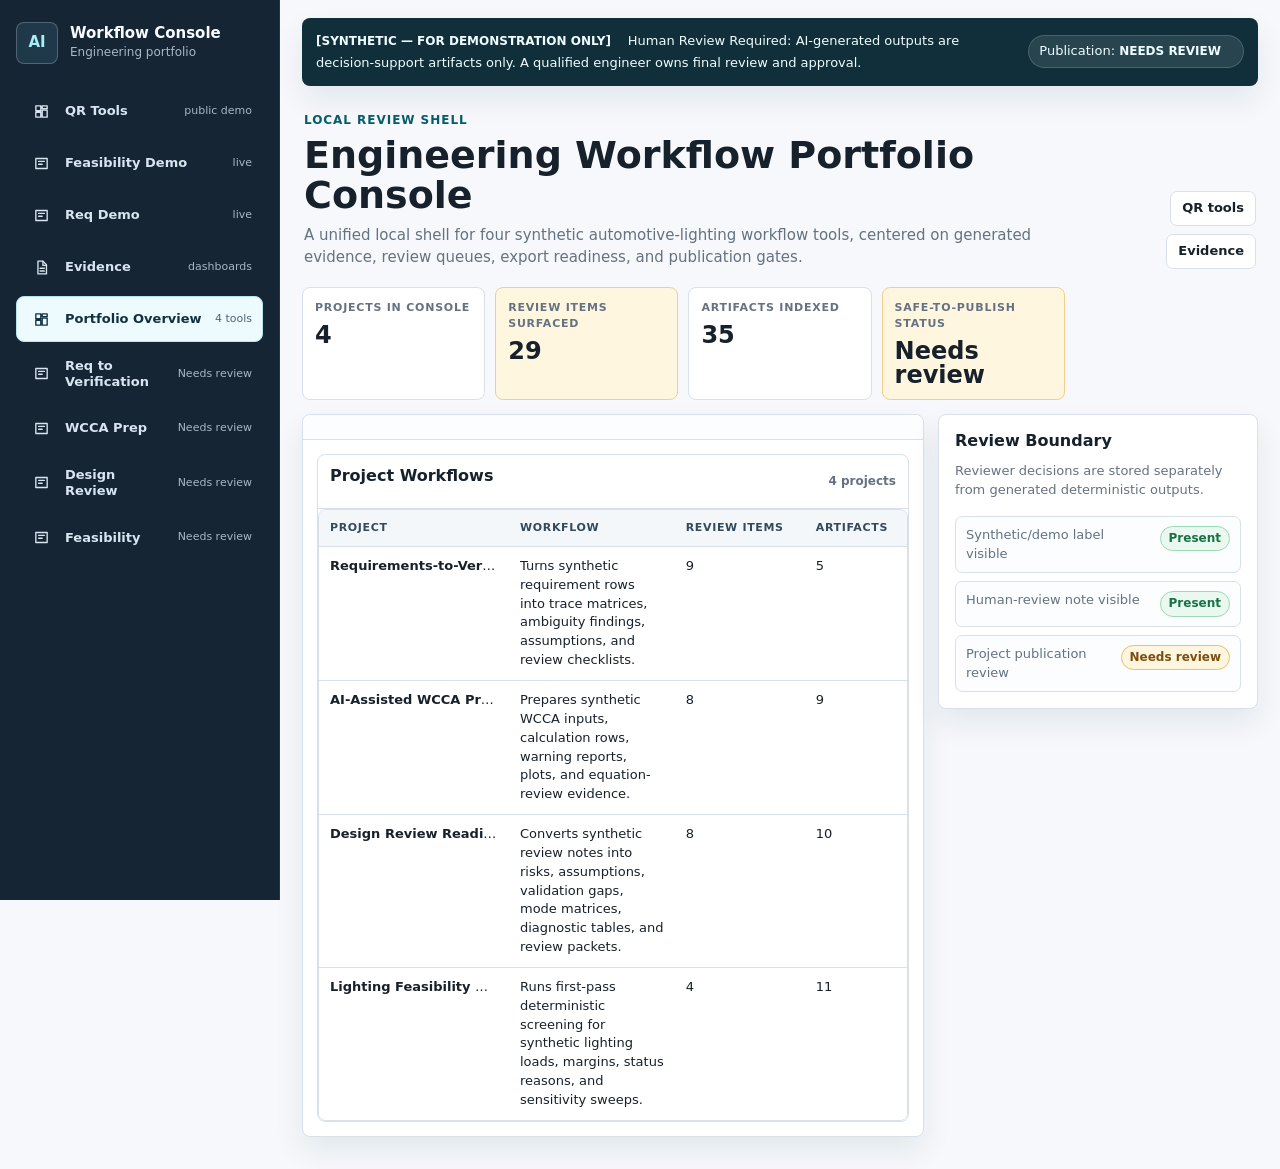
<file: ux-console/index.html>
<!doctype html>
<html lang="en">
  <head>
    <meta charset="utf-8">
    <meta name="viewport" content="width=device-width, initial-scale=1">
    <title>Engineering Workflow Portfolio Console</title>
    <link rel="stylesheet" href="styles.css?v=qr-demo-20260606">
  </head>
  <body>
    <svg class="icon-sprite" aria-hidden="true">
      <symbol id="icon-dashboard" viewBox="0 0 24 24">
        <path d="M4 4h7v7H4zM13 4h7v4h-7zM13 10h7v10h-7zM4 13h7v7H4z"></path>
      </symbol>
      <symbol id="icon-queue" viewBox="0 0 24 24">
        <path d="M5 6h14M5 12h14M5 18h9"></path>
      </symbol>
      <symbol id="icon-artifact" viewBox="0 0 24 24">
        <path d="M7 3h7l5 5v13H7z"></path>
        <path d="M14 3v6h5M10 13h6M10 17h6"></path>
      </symbol>
      <symbol id="icon-gate" viewBox="0 0 24 24">
        <path d="M6 11V8a6 6 0 0 1 12 0v3"></path>
        <path d="M5 11h14v10H5z"></path>
        <path d="M12 15v3"></path>
      </symbol>
      <symbol id="icon-project" viewBox="0 0 24 24">
        <path d="M4 5h16v14H4z"></path>
        <path d="M8 9h8M8 13h5"></path>
      </symbol>
      <symbol id="icon-filter" viewBox="0 0 24 24">
        <path d="M4 6h16M7 12h10M10 18h4"></path>
      </symbol>
    </svg>

    <div class="app-shell">
      <aside class="sidebar" aria-label="Project navigation">
        <a class="brand" href="#">
          <span class="brand-mark">AI</span>
          <span>
            <strong>Workflow Console</strong>
            <small>Engineering portfolio</small>
          </span>
        </a>
        <nav id="projectNav" class="project-nav"></nav>
      </aside>

      <main class="main-area">
        <section class="safety-banner" aria-label="Publication boundary">
          <div>
            <strong id="syntheticLabel">[SYNTHETIC — FOR DEMONSTRATION ONLY]</strong>
            <span id="humanReviewNote">Human Review Required: AI-generated outputs are decision-support artifacts only. A qualified engineer owns final review and approval.</span>
          </div>
          <span class="publication-pill">Publication: <strong id="publicationState">Needs review</strong></span>
        </section>

        <header class="workspace-header">
          <div>
            <p class="section-label">Local review shell</p>
            <h1 id="pageTitle">Engineering Workflow Portfolio Console</h1>
            <p id="pageSummary" class="page-summary"></p>
          </div>
          <div class="header-actions">
            <a class="action-link" href="#tools">QR tools</a>
            <a class="action-link" href="#tools/evidence">Evidence</a>
          </div>
        </header>

        <section id="statusStrip" class="status-strip" aria-label="Workflow status"></section>

        <div class="workspace-grid">
          <section class="primary-panel">
            <div id="tabBar" class="tab-bar" role="tablist" aria-label="Workflow views"></div>
            <div id="mainPanel" class="panel-body"></div>
          </section>

          <aside class="inspector-panel" aria-label="Project review boundary">
            <h2>Review Boundary</h2>
            <p id="boundaryText"></p>
            <div class="gate-stack" id="gateStack"></div>
          </aside>
        </div>
      </main>
    </div>

    <script src="data/portfolio_workflows.js"></script>
    <script src="app.js"></script>
  </body>
</html>
</file>
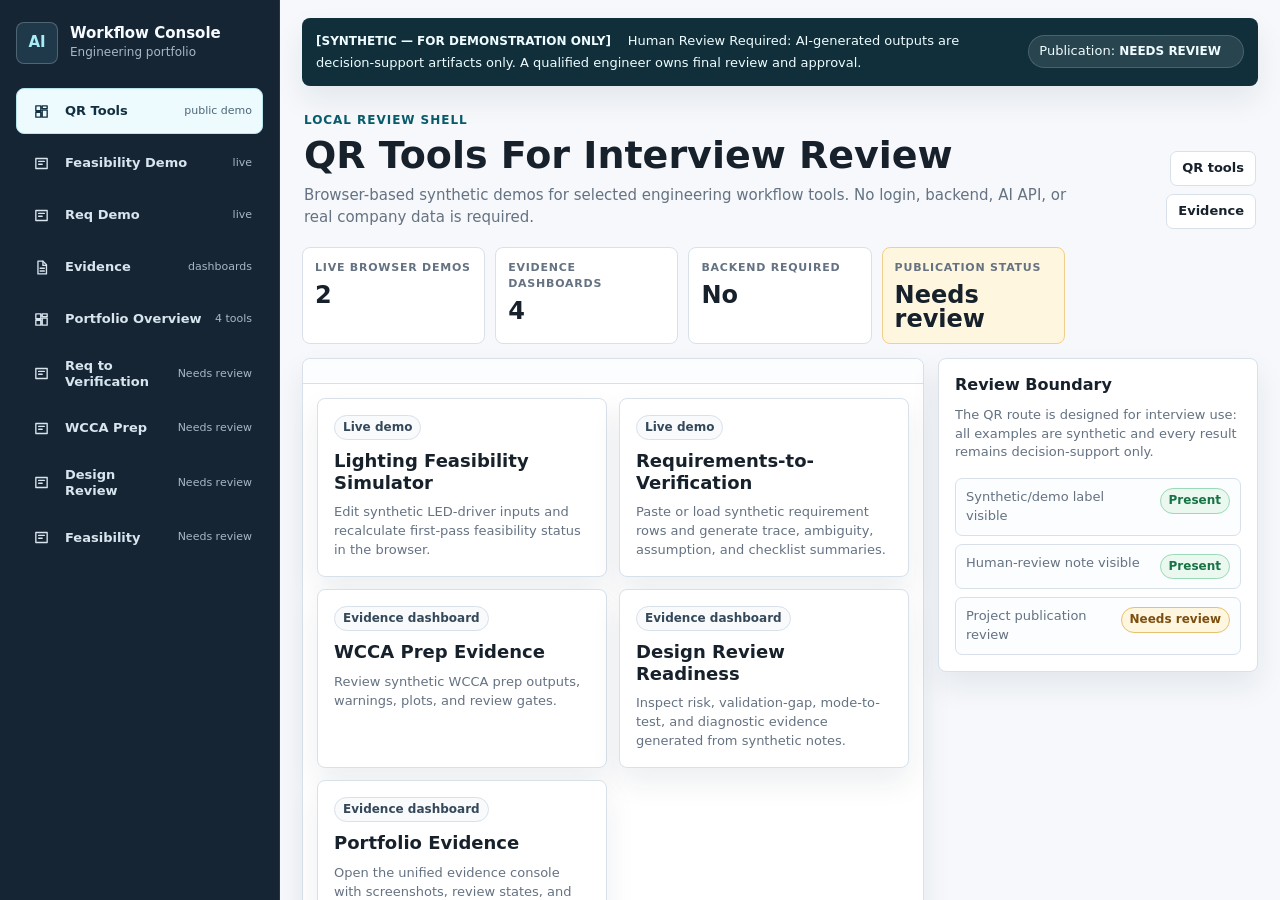
<file: ux-console/tools/index.html>
<!doctype html>
<html lang="en">
  <head>
    <meta charset="utf-8">
    <meta name="viewport" content="width=device-width, initial-scale=1">
    <title>QR Tools</title>
    <meta http-equiv="refresh" content="0; url=../index.html?v=qr-demo-20260606#tools">
    <link rel="canonical" href="../index.html?v=qr-demo-20260606#tools">
  </head>
  <body>
    <p><a href="../index.html?v=qr-demo-20260606#tools">Open QR tools</a></p>
  </body>
</html>
</file>
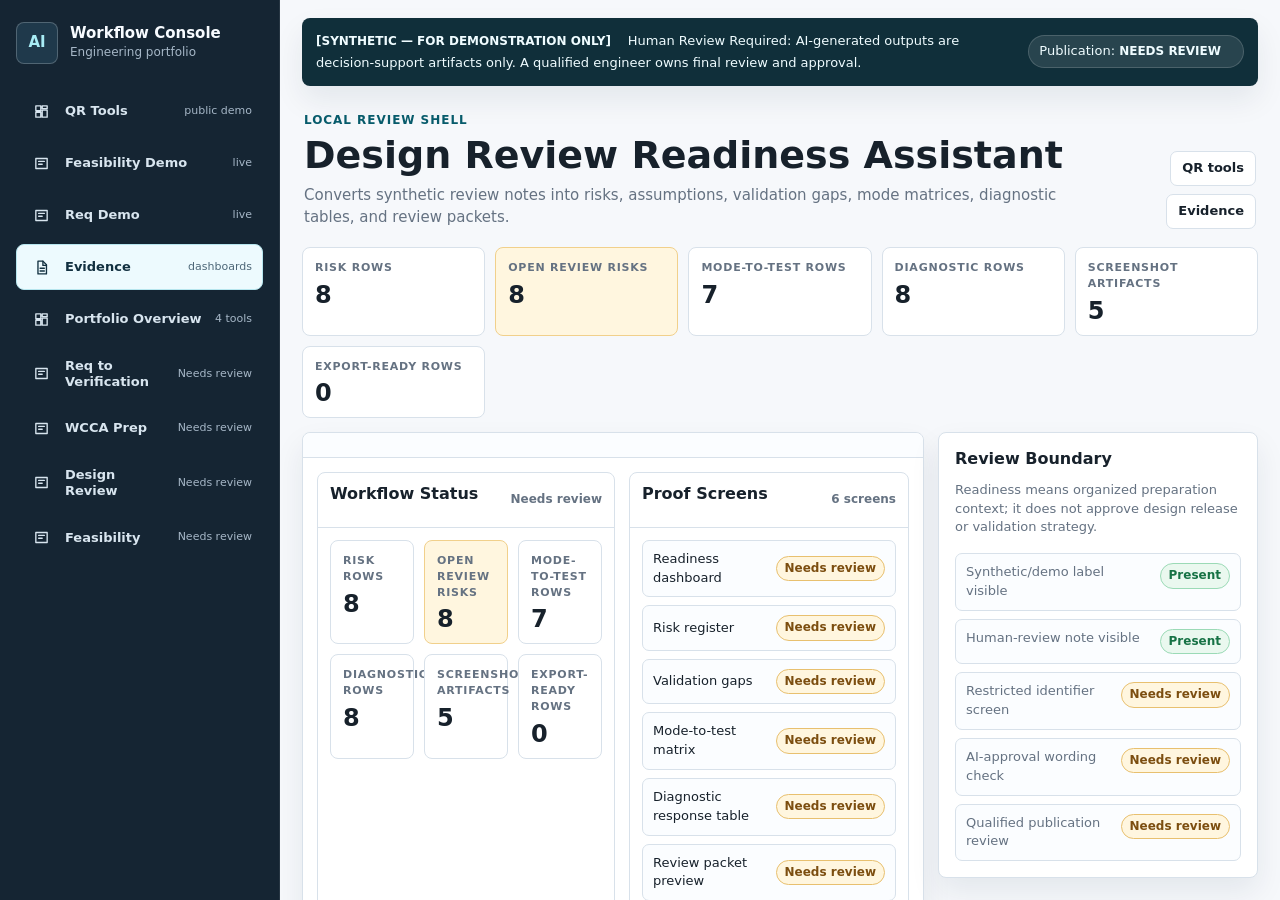
<file: ux-console/tools/design-review/index.html>
<!doctype html>
<html lang="en">
  <head>
    <meta charset="utf-8">
    <meta name="viewport" content="width=device-width, initial-scale=1">
    <title>Design Review Evidence</title>
    <meta http-equiv="refresh" content="0; url=../../index.html?v=qr-demo-20260606#tools/design-review">
    <link rel="canonical" href="../../index.html?v=qr-demo-20260606#tools/design-review">
  </head>
  <body>
    <p><a href="../../index.html?v=qr-demo-20260606#tools/design-review">Open Design Review evidence dashboard</a></p>
  </body>
</html>
</file>
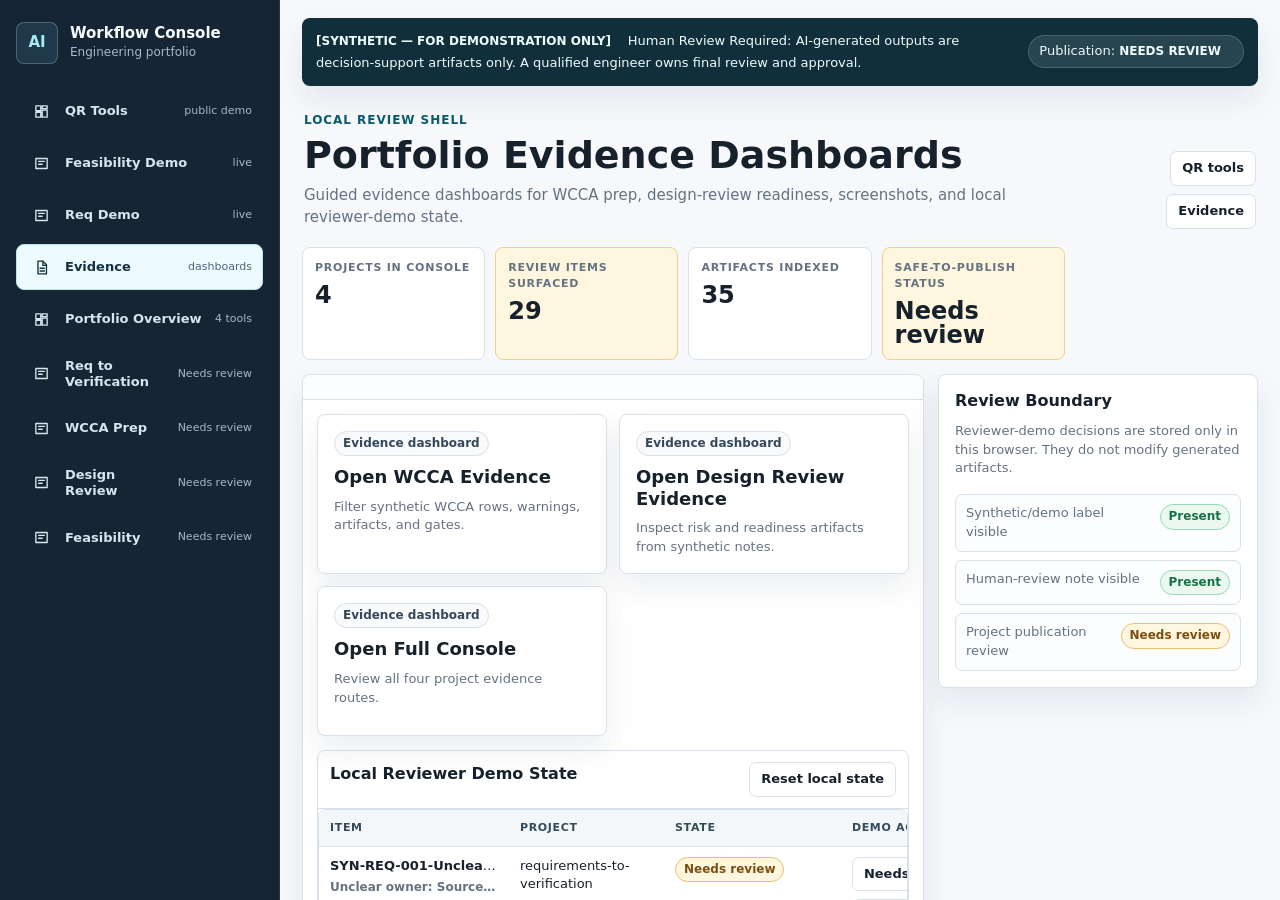
<file: ux-console/tools/evidence/index.html>
<!doctype html>
<html lang="en">
  <head>
    <meta charset="utf-8">
    <meta name="viewport" content="width=device-width, initial-scale=1">
    <title>Portfolio Evidence</title>
    <meta http-equiv="refresh" content="0; url=../../index.html?v=qr-demo-20260606#tools/evidence">
    <link rel="canonical" href="../../index.html?v=qr-demo-20260606#tools/evidence">
  </head>
  <body>
    <p><a href="../../index.html?v=qr-demo-20260606#tools/evidence">Open portfolio evidence dashboards</a></p>
  </body>
</html>
</file>
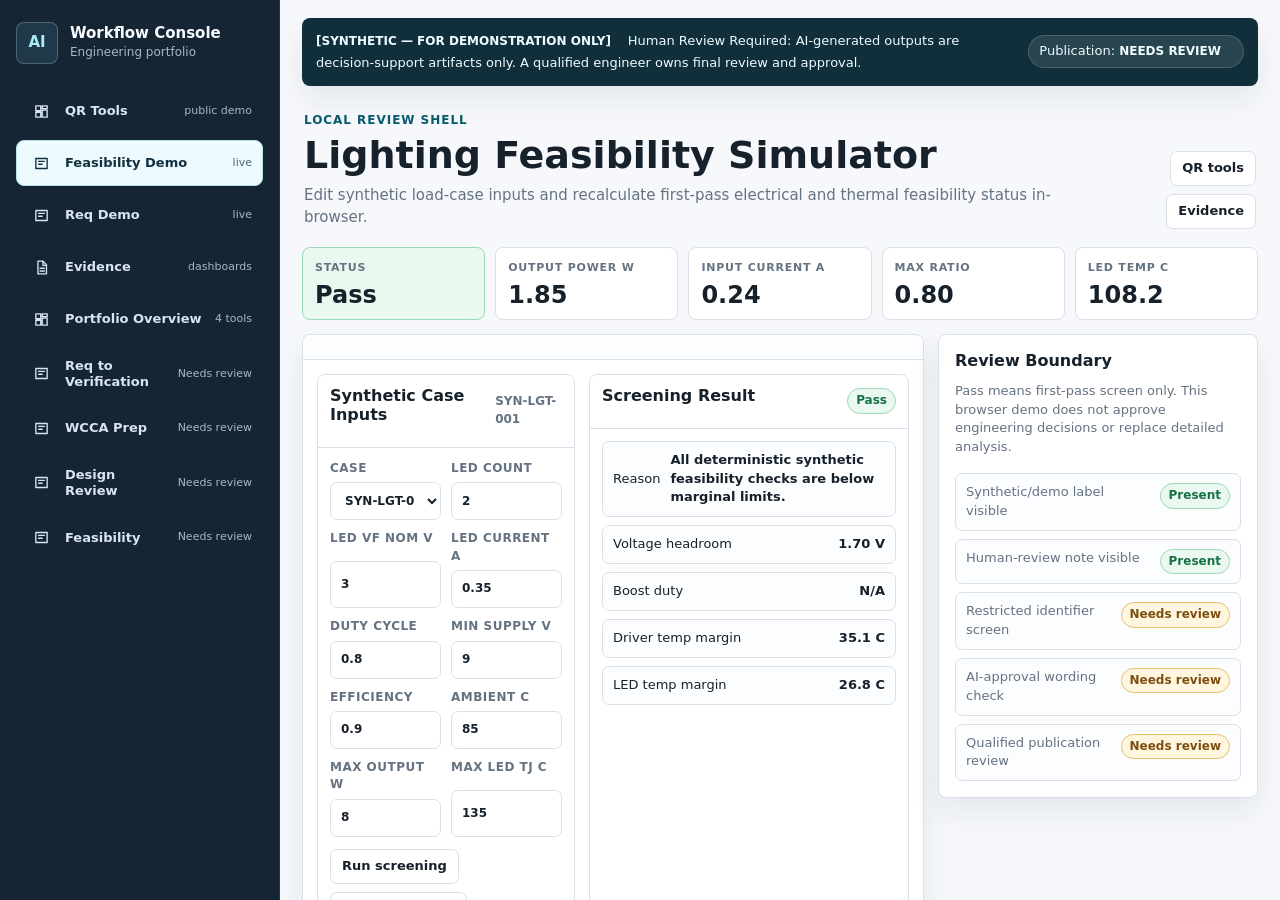
<file: ux-console/tools/feasibility/index.html>
<!doctype html>
<html lang="en">
  <head>
    <meta charset="utf-8">
    <meta name="viewport" content="width=device-width, initial-scale=1">
    <title>Lighting Feasibility Demo</title>
    <meta http-equiv="refresh" content="0; url=../../index.html?v=qr-demo-20260606#tools/feasibility">
    <link rel="canonical" href="../../index.html?v=qr-demo-20260606#tools/feasibility">
  </head>
  <body>
    <p><a href="../../index.html?v=qr-demo-20260606#tools/feasibility">Open Lighting Feasibility demo</a></p>
  </body>
</html>
</file>
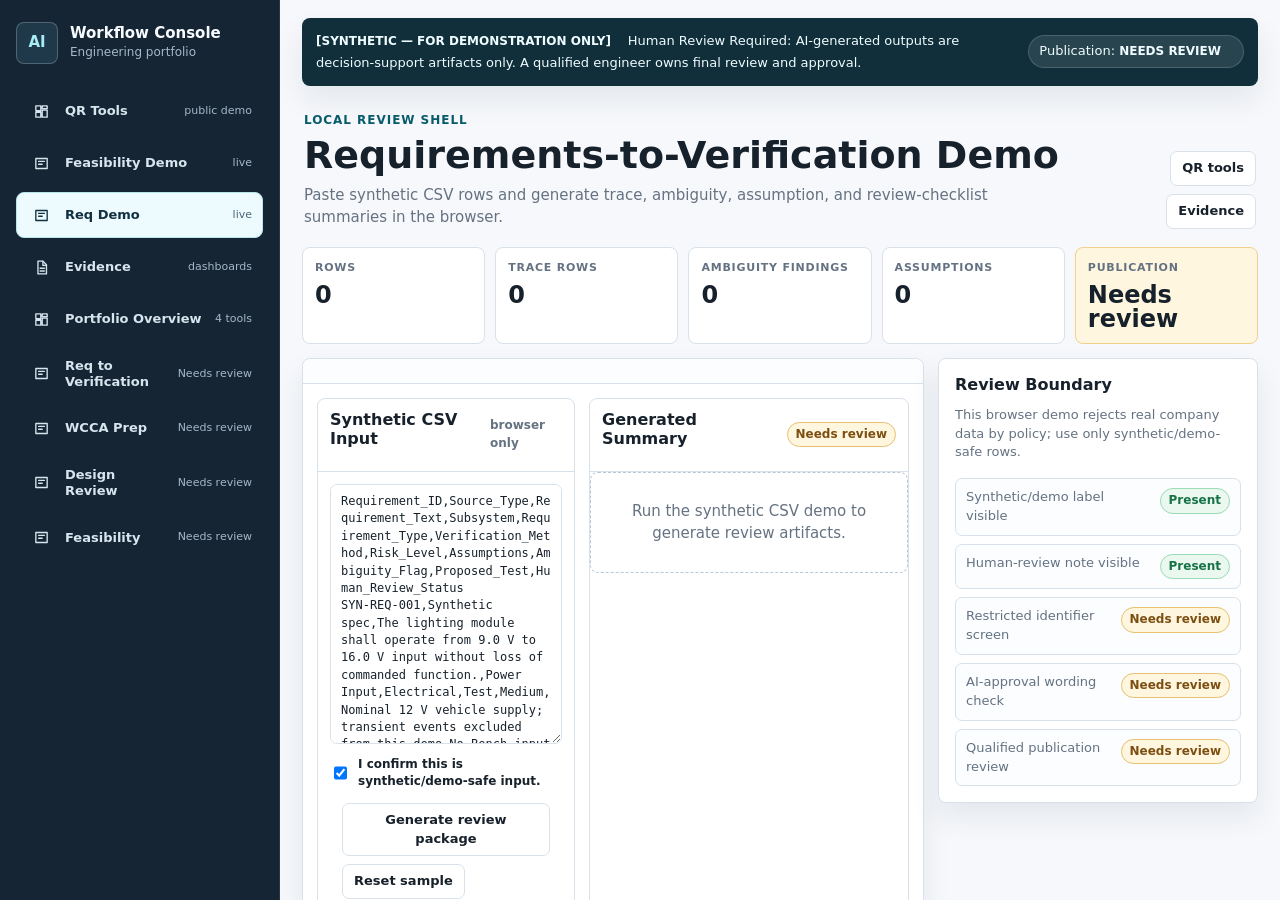
<file: ux-console/tools/requirements/index.html>
<!doctype html>
<html lang="en">
  <head>
    <meta charset="utf-8">
    <meta name="viewport" content="width=device-width, initial-scale=1">
    <title>Requirements Demo</title>
    <meta http-equiv="refresh" content="0; url=../../index.html?v=qr-demo-20260606#tools/requirements">
    <link rel="canonical" href="../../index.html?v=qr-demo-20260606#tools/requirements">
  </head>
  <body>
    <p><a href="../../index.html?v=qr-demo-20260606#tools/requirements">Open Requirements-to-Verification demo</a></p>
  </body>
</html>
</file>
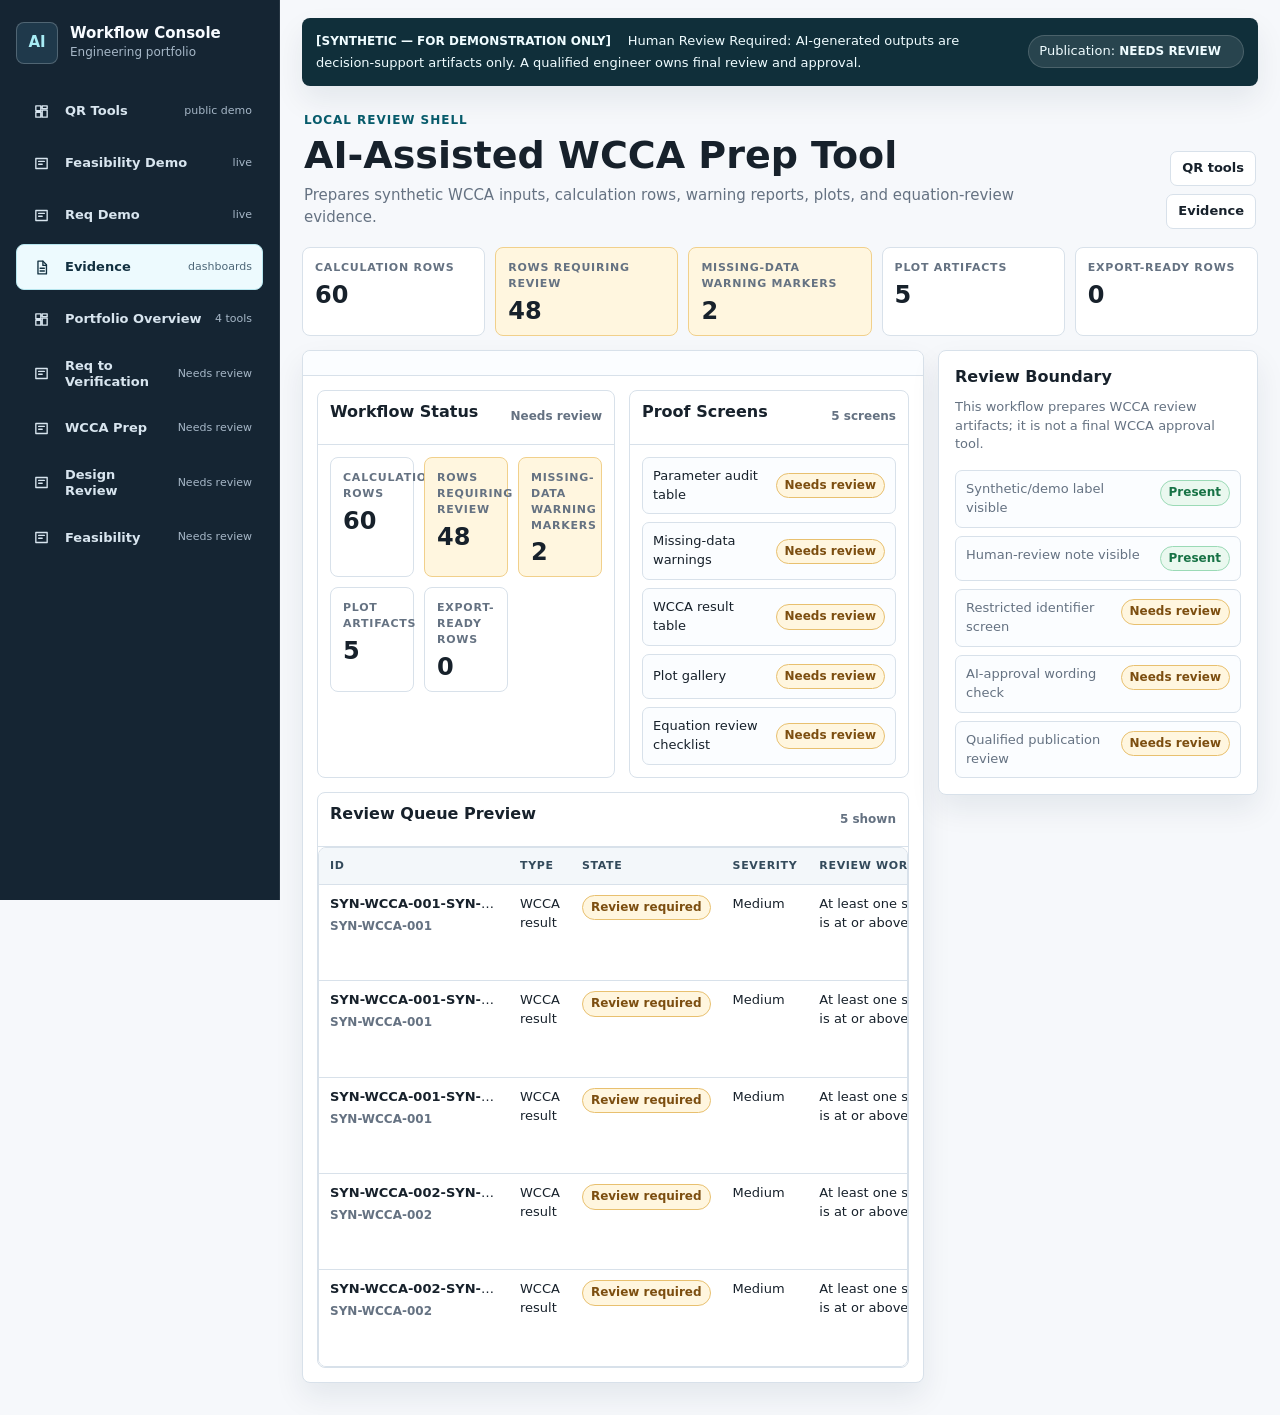
<file: ux-console/tools/wcca/index.html>
<!doctype html>
<html lang="en">
  <head>
    <meta charset="utf-8">
    <meta name="viewport" content="width=device-width, initial-scale=1">
    <title>WCCA Evidence</title>
    <meta http-equiv="refresh" content="0; url=../../index.html?v=qr-demo-20260606#tools/wcca">
    <link rel="canonical" href="../../index.html?v=qr-demo-20260606#tools/wcca">
  </head>
  <body>
    <p><a href="../../index.html?v=qr-demo-20260606#tools/wcca">Open WCCA evidence dashboard</a></p>
  </body>
</html>
</file>
<file: ux-console/styles.css>
:root {
  color-scheme: light;
  --bg: #f6f8fb;
  --surface: #ffffff;
  --surface-2: #eef3f7;
  --ink: #17212b;
  --muted: #657282;
  --line: #d8e1ea;
  --line-strong: #b8c7d5;
  --accent: #0b7285;
  --accent-strong: #075b6b;
  --blue: #2563a6;
  --amber: #b7791f;
  --amber-bg: #fff6df;
  --red: #b42318;
  --red-bg: #fff0ed;
  --green: #177245;
  --green-bg: #eaf8ef;
  --shadow: 0 14px 30px rgba(19, 40, 62, 0.08);
  --radius: 8px;
  font-family: Inter, ui-sans-serif, system-ui, -apple-system, BlinkMacSystemFont, "Segoe UI", sans-serif;
}

* {
  box-sizing: border-box;
}

html,
body {
  min-height: 100%;
}

body {
  margin: 0;
  background: var(--bg);
  color: var(--ink);
  font-size: 15px;
  line-height: 1.45;
}

a {
  color: inherit;
  text-decoration: none;
}

button {
  font: inherit;
}

.icon-sprite {
  display: none;
}

.app-shell {
  display: grid;
  grid-template-columns: 280px minmax(0, 1fr);
  min-height: 100vh;
}

.sidebar {
  position: sticky;
  top: 0;
  height: 100vh;
  padding: 22px 16px;
  background: #152533;
  color: #f7fbff;
  border-right: 1px solid rgba(255, 255, 255, 0.08);
  overflow-y: auto;
}

.brand {
  display: grid;
  grid-template-columns: 42px minmax(0, 1fr);
  align-items: center;
  gap: 12px;
  margin-bottom: 24px;
}

.brand-mark {
  display: grid;
  width: 42px;
  height: 42px;
  place-items: center;
  border: 1px solid rgba(255, 255, 255, 0.22);
  border-radius: 8px;
  background: #1f394b;
  color: #a8ecf5;
  font-weight: 800;
  letter-spacing: 0;
}

.brand strong {
  display: block;
  font-size: 15px;
  line-height: 1.15;
}

.brand small {
  display: block;
  margin-top: 2px;
  color: #a6b7c7;
  font-size: 12px;
}

.project-nav {
  display: grid;
  gap: 6px;
}

.nav-link {
  display: grid;
  grid-template-columns: 28px minmax(0, 1fr) auto;
  align-items: center;
  gap: 10px;
  min-height: 46px;
  padding: 9px 10px;
  border: 1px solid transparent;
  border-radius: 8px;
  color: #d8e5ef;
}

.nav-link:hover,
.nav-link:focus-visible {
  background: rgba(255, 255, 255, 0.07);
  outline: none;
}

.nav-link.active {
  background: #edfafe;
  color: #123040;
  border-color: #b6e5ee;
}

.nav-icon,
.tab-icon,
.utility-icon {
  display: inline-grid;
  place-items: center;
}

.nav-icon svg,
.tab-icon svg,
.utility-icon svg {
  width: 17px;
  height: 17px;
  fill: none;
  stroke: currentColor;
  stroke-width: 1.9;
  stroke-linecap: round;
  stroke-linejoin: round;
}

.nav-icon svg #icon-dashboard,
.nav-icon svg path:first-child {
  fill: none;
}

.nav-title {
  min-width: 0;
  font-size: 13px;
  font-weight: 700;
  line-height: 1.2;
}

.nav-status {
  color: #a6b7c7;
  font-size: 11px;
}

.nav-link.active .nav-status {
  color: #4d6778;
}

.main-area {
  min-width: 0;
  padding: 18px 22px 32px;
}

.safety-banner {
  display: flex;
  align-items: center;
  justify-content: space-between;
  gap: 18px;
  padding: 12px 14px;
  background: #102f3a;
  color: #effcff;
  border-radius: var(--radius);
  box-shadow: var(--shadow);
}

.safety-banner strong {
  margin-right: 12px;
  font-size: 12px;
  letter-spacing: 0;
  text-transform: uppercase;
}

.safety-banner span {
  font-size: 13px;
}

.publication-pill {
  flex: 0 0 auto;
  padding: 6px 10px;
  background: rgba(255, 255, 255, 0.1);
  border: 1px solid rgba(255, 255, 255, 0.16);
  border-radius: 999px;
}

.workspace-header {
  display: flex;
  align-items: flex-end;
  justify-content: space-between;
  gap: 20px;
  padding: 26px 2px 18px;
}

.section-label {
  margin: 0 0 6px;
  color: var(--accent-strong);
  font-size: 12px;
  font-weight: 800;
  letter-spacing: 0.08em;
  text-transform: uppercase;
}

h1,
h2,
h3,
p {
  overflow-wrap: break-word;
}

h1 {
  margin: 0;
  font-size: clamp(26px, 3vw, 38px);
  line-height: 1.06;
  letter-spacing: 0;
}

h2 {
  margin: 0 0 12px;
  font-size: 16px;
  line-height: 1.2;
}

h3 {
  margin: 0;
  font-size: 14px;
  line-height: 1.25;
}

.page-summary {
  max-width: 850px;
  margin: 10px 0 0;
  color: var(--muted);
  font-size: 15px;
}

.header-actions {
  display: flex;
  flex-wrap: wrap;
  justify-content: flex-end;
  gap: 8px;
}

.action-link,
.filter-button,
.tab-button {
  display: inline-flex;
  align-items: center;
  justify-content: center;
  min-height: 34px;
  padding: 7px 11px;
  border: 1px solid var(--line);
  border-radius: 7px;
  background: var(--surface);
  color: var(--ink);
  font-size: 13px;
  font-weight: 700;
  cursor: pointer;
}

.action-link:hover,
.filter-button:hover,
.tab-button:hover,
.action-link:focus-visible,
.filter-button:focus-visible,
.tab-button:focus-visible {
  border-color: var(--accent);
  outline: none;
}

.status-strip {
  display: grid;
  grid-template-columns: repeat(5, minmax(130px, 1fr));
  gap: 10px;
  margin-bottom: 14px;
}

.metric-box {
  min-width: 0;
  padding: 12px;
  border: 1px solid var(--line);
  border-radius: var(--radius);
  background: var(--surface);
}

.metric-box.warning {
  background: var(--amber-bg);
  border-color: #f1d08b;
}

.metric-box.success {
  background: var(--green-bg);
  border-color: #9bdab6;
}

.metric-label {
  display: block;
  color: var(--muted);
  font-size: 11px;
  font-weight: 800;
  letter-spacing: 0.07em;
  text-transform: uppercase;
}

.metric-value {
  display: block;
  margin-top: 7px;
  font-size: 24px;
  font-weight: 800;
  line-height: 1;
}

.workspace-grid {
  display: grid;
  grid-template-columns: minmax(0, 1fr) 320px;
  gap: 14px;
  align-items: start;
}

.primary-panel,
.inspector-panel {
  min-width: 0;
  border: 1px solid var(--line);
  border-radius: var(--radius);
  background: var(--surface);
  box-shadow: var(--shadow);
}

.tab-bar {
  display: flex;
  flex-wrap: wrap;
  gap: 8px;
  padding: 12px;
  border-bottom: 1px solid var(--line);
  background: #fbfdff;
  border-radius: var(--radius) var(--radius) 0 0;
}

.tab-button {
  gap: 7px;
  background: #f5f8fb;
}

.tab-button.active {
  border-color: #8ed5df;
  background: #e8f8fb;
  color: var(--accent-strong);
}

.panel-body {
  padding: 14px;
}

.inspector-panel {
  padding: 16px;
}

.inspector-panel p {
  margin: 0 0 16px;
  color: var(--muted);
  font-size: 13px;
}

.dashboard-grid {
  display: grid;
  grid-template-columns: minmax(0, 1.2fr) minmax(280px, 0.8fr);
  gap: 14px;
}

.section-block {
  min-width: 0;
  border: 1px solid var(--line);
  border-radius: var(--radius);
  background: #fff;
}

.section-heading {
  display: flex;
  align-items: center;
  justify-content: space-between;
  gap: 12px;
  min-height: 44px;
  padding: 11px 12px;
  border-bottom: 1px solid var(--line);
}

.section-heading span {
  color: var(--muted);
  font-size: 12px;
  font-weight: 700;
}

.metric-grid {
  display: grid;
  grid-template-columns: repeat(3, minmax(0, 1fr));
  gap: 10px;
  padding: 12px;
}

.proof-list,
.gate-stack,
.source-list {
  display: grid;
  gap: 8px;
}

.proof-list {
  padding: 12px;
}

.proof-item,
.gate-item,
.source-item {
  display: flex;
  align-items: center;
  justify-content: space-between;
  gap: 10px;
  min-height: 38px;
  padding: 9px 10px;
  border: 1px solid var(--line);
  border-radius: 7px;
  background: #fbfdff;
  color: var(--ink);
  font-size: 13px;
}

.gate-item {
  align-items: flex-start;
}

.gate-item span:first-child,
.source-item span:first-child {
  color: var(--muted);
}

.filter-row {
  display: flex;
  flex-wrap: wrap;
  gap: 8px;
  margin-bottom: 12px;
}

.filter-button.active {
  border-color: var(--accent);
  background: #e8f8fb;
  color: var(--accent-strong);
}

.table-wrap {
  overflow-x: auto;
  border: 1px solid var(--line);
  border-radius: var(--radius);
}

table {
  width: 100%;
  min-width: 760px;
  border-collapse: collapse;
  background: #fff;
}

th,
td {
  padding: 10px 11px;
  border-bottom: 1px solid var(--line);
  text-align: left;
  vertical-align: top;
  font-size: 13px;
}

td:first-child {
  max-width: 190px;
  width: 190px;
  overflow: hidden;
  text-overflow: ellipsis;
  white-space: nowrap;
}

td:nth-child(3) {
  width: 130px;
}

td:nth-child(5),
td:nth-child(6) {
  min-width: 180px;
}

.review-source {
  display: block;
  margin-top: 4px;
  color: var(--muted);
  font-size: 12px;
  font-weight: 600;
  overflow: hidden;
  text-overflow: ellipsis;
}

th {
  background: #f3f7fa;
  color: #334a5b;
  font-size: 11px;
  font-weight: 800;
  letter-spacing: 0.06em;
  text-transform: uppercase;
}

tr:last-child td {
  border-bottom: 0;
}

.state-pill {
  display: inline-flex;
  align-items: center;
  min-height: 24px;
  padding: 3px 8px;
  border: 1px solid var(--line);
  border-radius: 999px;
  background: #f8fafc;
  color: #34485a;
  font-size: 12px;
  font-weight: 800;
  white-space: nowrap;
}

.state-pill.needs-review,
.state-pill.review-required,
.state-pill.review,
.state-pill.open,
.state-pill.mitigation-proposed,
.state-pill.marginal {
  background: var(--amber-bg);
  border-color: #e8c06f;
  color: #7c4e10;
}

.state-pill.blocked,
.state-pill.fail,
.state-pill.missing {
  background: var(--red-bg);
  border-color: #f4a79d;
  color: var(--red);
}

.state-pill.present,
.state-pill.pass,
.state-pill.within-synthetic-prep-limit {
  background: var(--green-bg);
  border-color: #9bdab6;
  color: var(--green);
}

.artifact-grid {
  display: grid;
  grid-template-columns: repeat(2, minmax(0, 1fr));
  gap: 10px;
}

.artifact-row {
  display: grid;
  grid-template-columns: minmax(0, 1fr) auto;
  gap: 10px;
  align-items: center;
  min-height: 64px;
  padding: 12px;
  border: 1px solid var(--line);
  border-radius: var(--radius);
  background: #fbfdff;
}

.artifact-row strong {
  display: block;
  font-size: 13px;
}

.artifact-row small {
  display: block;
  margin-top: 4px;
  color: var(--muted);
  font-size: 12px;
  overflow-wrap: anywhere;
}

.publish-grid {
  display: grid;
  grid-template-columns: minmax(0, 0.95fr) minmax(0, 1.05fr);
  gap: 14px;
}

.notice {
  margin: 0 0 12px;
  padding: 12px;
  border: 1px solid #f1d08b;
  border-radius: var(--radius);
  background: var(--amber-bg);
  color: #70470f;
  font-size: 13px;
}

.empty-state {
  padding: 28px;
  border: 1px dashed var(--line-strong);
  border-radius: var(--radius);
  color: var(--muted);
  text-align: center;
}

.tool-grid {
  display: grid;
  grid-template-columns: repeat(2, minmax(0, 1fr));
  gap: 12px;
}

.tool-card {
  display: grid;
  align-content: start;
  gap: 10px;
  min-height: 150px;
  padding: 16px;
  border: 1px solid var(--line);
  border-radius: var(--radius);
  background: #fff;
  box-shadow: var(--shadow);
}

.tool-card:hover,
.tool-card:focus-visible {
  border-color: var(--accent);
  outline: none;
}

.tool-card strong {
  display: block;
  font-size: 18px;
  line-height: 1.2;
}

.tool-card small {
  color: var(--muted);
  font-size: 13px;
}

.tool-layout {
  display: grid;
  grid-template-columns: minmax(0, 1fr) minmax(320px, 0.9fr);
  gap: 14px;
}

.input-grid {
  display: grid;
  grid-template-columns: repeat(2, minmax(0, 1fr));
  gap: 10px;
  padding: 12px;
}

.input-grid label,
.form-stack label {
  display: grid;
  gap: 5px;
  color: var(--muted);
  font-size: 12px;
  font-weight: 800;
  letter-spacing: 0.04em;
  text-transform: uppercase;
}

input,
select,
textarea {
  width: 100%;
  min-height: 38px;
  padding: 8px 10px;
  border: 1px solid var(--line);
  border-radius: 7px;
  background: #fff;
  color: var(--ink);
  font: inherit;
}

textarea {
  min-height: 260px;
  resize: vertical;
  font-family: ui-monospace, SFMono-Regular, Menlo, Consolas, monospace;
  font-size: 12px;
  line-height: 1.45;
}

.form-stack {
  display: grid;
  gap: 12px;
  padding: 12px;
}

.check-row {
  display: flex !important;
  grid-template-columns: none !important;
  align-items: center;
  gap: 8px !important;
  color: var(--ink) !important;
  letter-spacing: 0 !important;
  text-transform: none !important;
}

.check-row input {
  width: 16px;
  min-height: 16px;
}

.button-row {
  display: flex;
  flex-wrap: wrap;
  gap: 8px;
  padding: 0 12px 12px;
}

.button-row.compact {
  padding: 0;
}

@media (max-width: 1120px) {
  .app-shell {
    grid-template-columns: 230px minmax(0, 1fr);
  }

  .workspace-grid,
  .dashboard-grid,
  .publish-grid,
  .tool-layout {
    grid-template-columns: 1fr;
  }

  .inspector-panel {
    order: -1;
  }
}

@media (max-width: 780px) {
  .app-shell {
    display: flex;
    flex-direction: column;
  }

  .sidebar {
    order: 2;
    position: static;
    height: auto;
  }

  .main-area {
    order: 1;
    padding: 12px;
  }

  .project-nav {
    grid-template-columns: repeat(2, minmax(0, 1fr));
  }

  .safety-banner,
  .workspace-header {
    display: grid;
  }

  .header-actions {
    justify-content: flex-start;
  }

  .status-strip,
  .metric-grid,
  .artifact-grid,
  .tool-grid,
  .input-grid {
    grid-template-columns: 1fr;
  }

  table {
    min-width: 680px;
  }

  .inspector-panel {
    order: 0;
  }
}

@media (max-width: 520px) {
  .project-nav {
    grid-template-columns: repeat(2, minmax(0, 1fr));
    gap: 8px;
  }

  .nav-link {
    display: grid;
    grid-template-columns: 22px minmax(0, 1fr);
    min-height: 40px;
    padding: 8px;
  }

  .nav-title {
    font-size: 12px;
  }

  .nav-status {
    grid-column: 2;
    font-size: 10px;
  }

  .panel-body,
  .inspector-panel {
    padding: 12px;
  }
}
</file>
